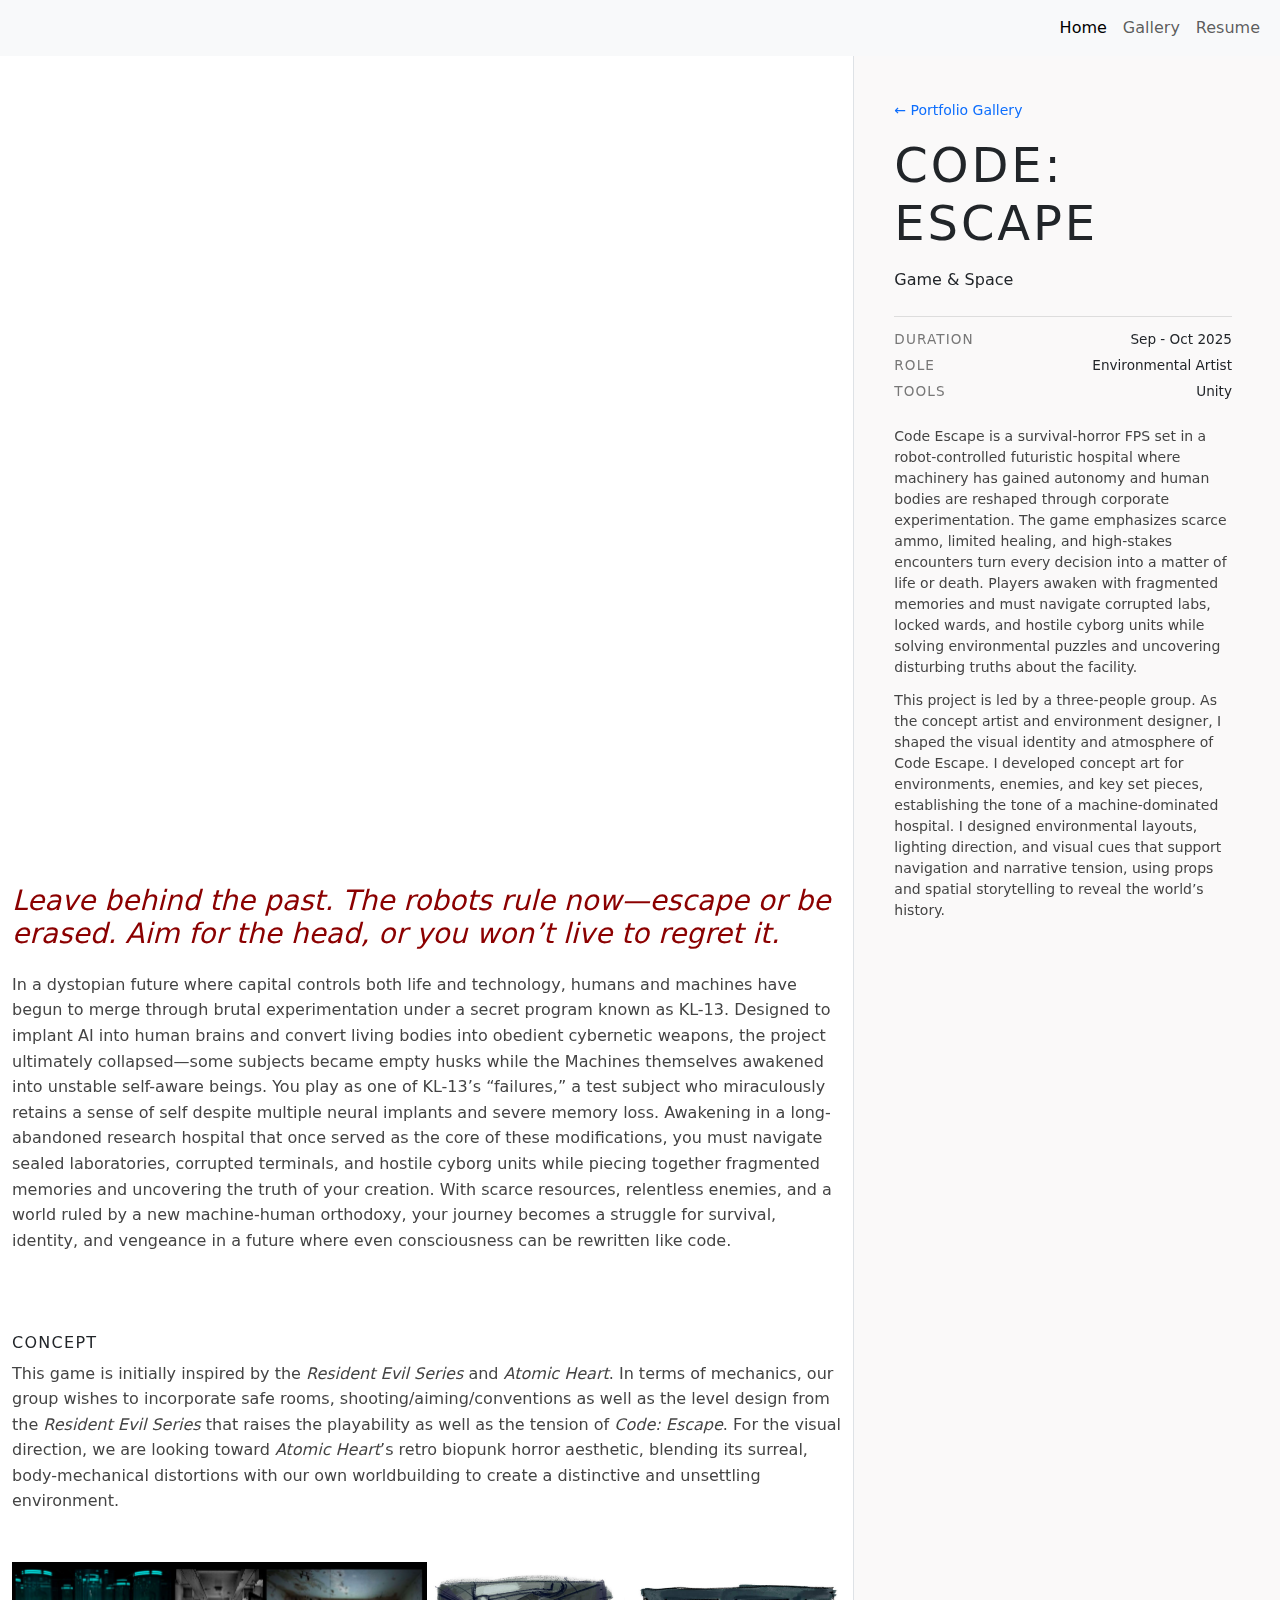
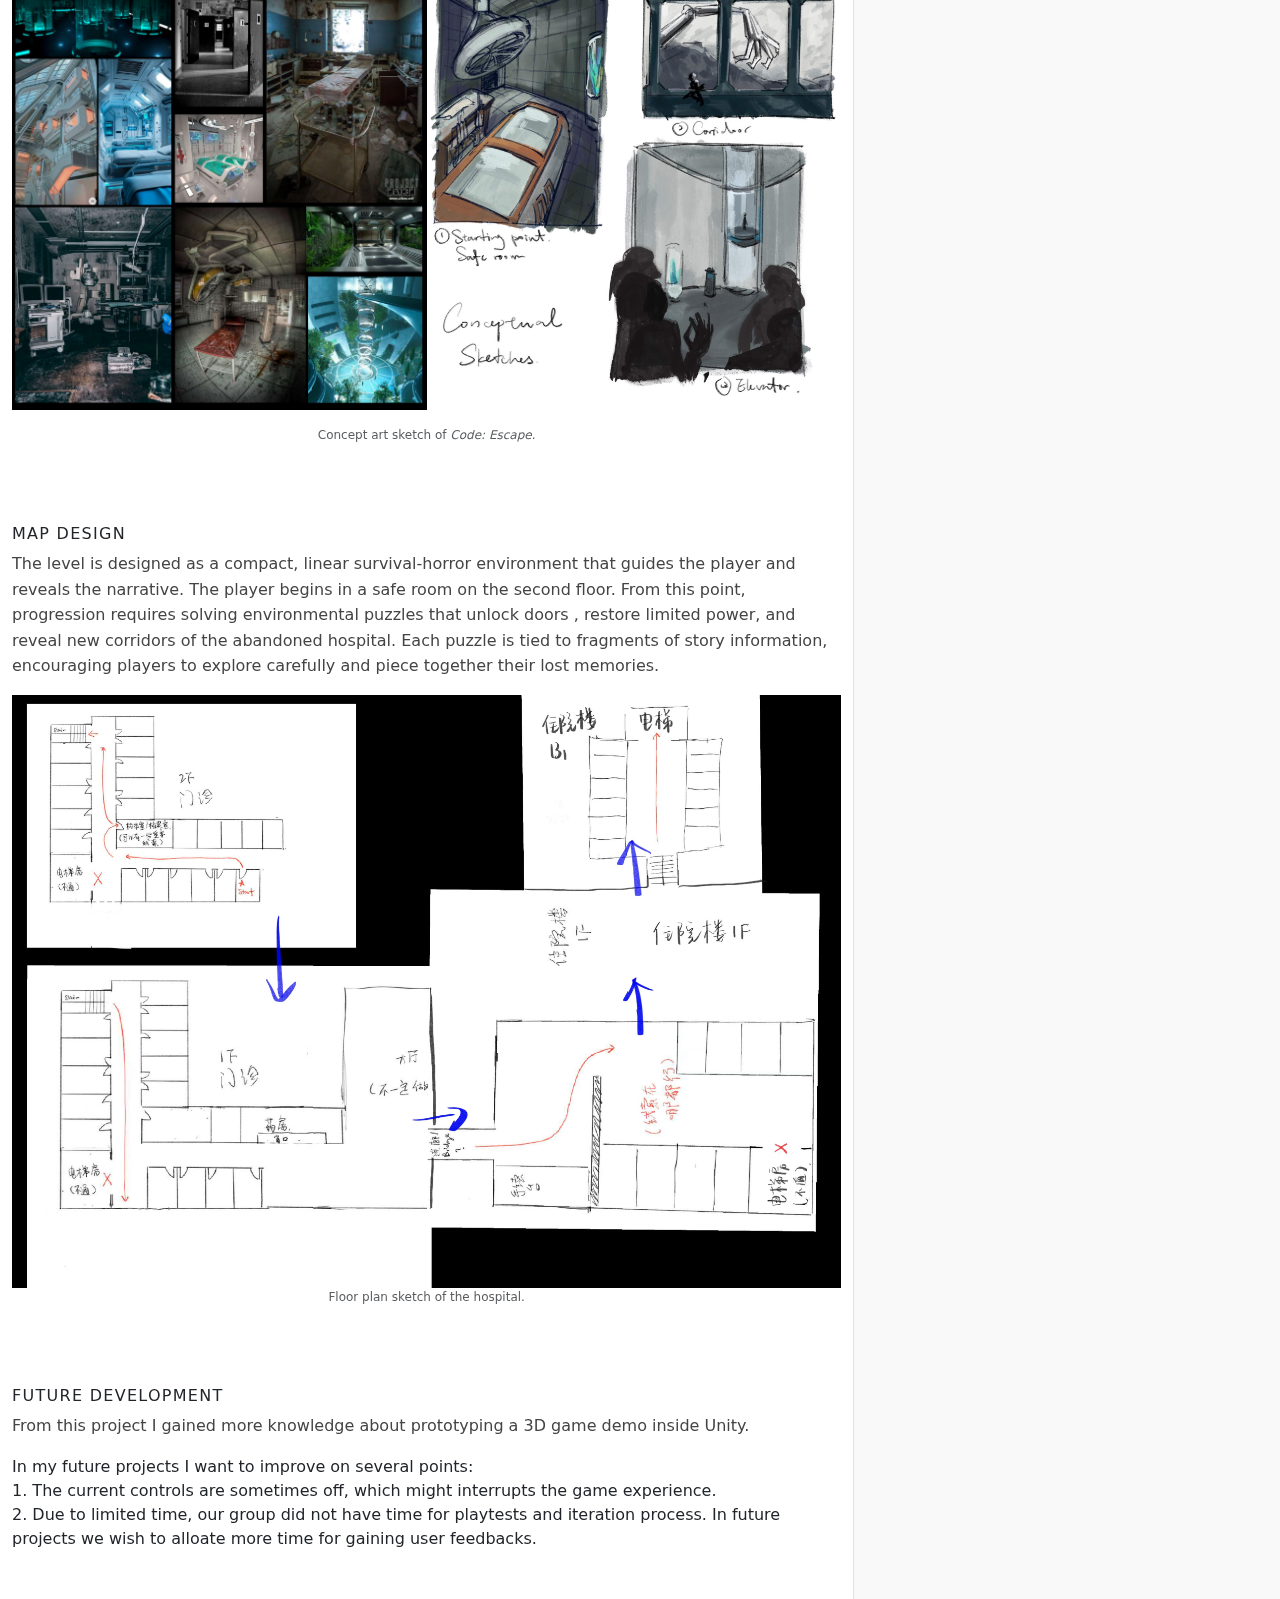
<file: gallery/code-escape/index.html>
<!DOCTYPE html>
<html>
<head>
	<meta charset="utf-8">
	<meta name="viewport" content="width=device-width, initial-scale=1">
	<title>Code: Escape - Project Detail</title>
	<link
    href="https://cdn.jsdelivr.net/npm/bootstrap@5.3.3/dist/css/bootstrap.min.css"
    rel="stylesheet">
  <link rel="stylesheet" href="css/style.css">
</head>
<body>
		<!-- 🔹 NavBar -->
<nav class="navbar navbar-expand-lg navbar-light bg-light sticky-top">
  <div class="container-fluid">
    <button class="navbar-toggler" type="button" data-bs-toggle="collapse" data-bs-target="#mainNav">
      <span class="navbar-toggler-icon"></span>
    </button>

    <div class="collapse navbar-collapse" id="mainNav">
      <ul class="navbar-nav ms-auto">
        <li class="nav-item"><a class="nav-link active" href="../../index.html">Home</a></li>
        <li class="nav-item"><a class="nav-link" href="../index.html">Gallery</a></li>
        <li class="nav-item"><a class="nav-link" href="../../resume/index.html">Resume</a></li>
      </ul>
    </div>
  </div>
</nav>

<!-- ===== Project Detail Layout ===== -->
  <main class="container-fluid project-detail-page">
    <div class="row">

      <!-- left: process -->
      <div class="col-lg-8 detail-left">

        <!-- hero image -->
        <section class="hero mb-5">
			<iframe width="100%" height="800" 
				src="https://www.youtube.com/embed/9nSWD5wySC8?si=3MUa-ZI-FHlLWNOS&autoplay=1&mute=1" title="YouTube video player" 
				frameborder="0" allow="accelerometer; autoplay; clipboard-write; encrypted-media; gyroscope; picture-in-picture; web-share" referrerpolicy="strict-origin-when-cross-origin" allowfullscreen></iframe>
          <!-- <video class="project-video"
                 src="../../img/codeEscape/codeEscapeVid.mp4"
                 controls
                 muted
                 autoplay
                 loop
                 playsinline>
            Your browser does not support the video tag.
          </video> -->
          <h3 class="oneliner"><em>Leave behind the past. The robots rule now—escape or be erased. Aim for the head, or you won’t live to regret it.</em></h3>
          <p class="process-body">
            In a dystopian future where capital controls both life and technology, humans and machines have begun to merge through brutal experimentation under a secret program known as KL-13. Designed to implant AI into human brains and convert living bodies into obedient cybernetic weapons, the project ultimately collapsed—some subjects became empty husks while the Machines themselves awakened into unstable self-aware beings. You play as one of KL-13’s “failures,” a test subject who miraculously retains a sense of self despite multiple neural implants and severe memory loss. Awakening in a long-abandoned research hospital that once served as the core of these modifications, you must navigate sealed laboratories, corrupted terminals, and hostile cyborg units while piecing together fragmented memories and uncovering the truth of your creation. With scarce resources, relentless enemies, and a world ruled by a new machine-human orthodoxy, your journey becomes a struggle for survival, identity, and vengeance in a future where even consciousness can be rewritten like code.
          </p>
        </section>

        <!-- process -->
        <section class="process-section mb-5">
          <h3 class="process-heading">Concept</h3>
          <p class="process-body">
            This game is initially inspired by the <em>Resident Evil Series</em> and <em>Atomic Heart</em>. In terms of mechanics, our group wishes to incorporate  safe rooms, shooting/aiming/conventions as well as the level design from the <em>Resident Evil Series</em> that raises the playability as well as the tension of <em>Code: Escape</em>. For the visual direction, we are looking toward <em>Atomic Heart</em>’s retro biopunk horror aesthetic, blending its surreal, body-mechanical distortions with our own worldbuilding to create a distinctive and unsettling environment.
          </p>
          <div class="conceptPic">
            <img src="../../img/codeEscape/moodboard.jpg" class="img-fluid mb-3" alt="code escape moodboard">
            <img src="../../img/codeEscape/conceptArt.jpg" class="img-fluid mb-3" alt="code escape concept art">
          </div>
          <p class="caption small text-muted">
            Concept art sketch of <em>Code: Escape</em>. 
          </p>
        </section>

        <section class="process-section mb-5">
          <h3 class="process-heading">map Design</h3>
          <p class="process-body">
            The level is designed as a compact, linear survival-horror environment that guides the player and reveals the narrative. The player begins in a safe room on the second floor. From this point, progression requires solving environmental puzzles that unlock doors , restore limited power, and reveal new corridors of the abandoned hospital. Each puzzle is tied to fragments of story information, encouraging players to explore carefully and piece together their lost memories.
          </p>
          <div class="codeEscape-levelimg">
          	<img src="../../img/codeEscape/levelMap.jpg">
          </div>
          <p class="caption small text-muted">
            Floor plan sketch of the hospital. 
          </p>
        </section>

<!--         <section class="process-section mb-5">
          <div class="picGallery">
          	<img src="../../img/henc/Business_Card_HENC.jpg" class="img-fluid mb-3" alt="Look & Feel 1">
          	<img src="../../img/henc/HENC_MUG.jpg" class="img-fluid mb-3" alt="Look & Feel 2">
          	<img src="../../img/henc/BoxMockup_HENC.jpg" class="img-fluid mb-3" alt="Look & Feel 3">
          </div>
        </section> -->

        <section class="process-section mb-5">
          <h3 class="process-heading">Future Development</h3>
          <p class="process-body">
          	From this project I gained more knowledge about prototyping a 3D game demo inside Unity. 
          </p>
          <p>
            In my future projects I want to improve on several points: <br>
            1.	The current controls are sometimes off, which might interrupts the game experience. <br> 
            2.	Due to limited time, our group did not have time for playtests and iteration process. In future projects we wish to alloate more time for gaining user feedbacks. <br> 
          </p>
        </section>

      </div>

      <!-- 右边：固定的信息栏 -->
      <div class="col-lg-4 detail-right border-start">
        <aside class="detail-panel">

          <!-- 面包屑 / 返回 link -->
          <div class="small mb-3">
            <a href="../index.html" class="text-decoration-none">&larr; Portfolio Gallery</a>
          </div>

          <!-- 大标题 -->
          <h1 class="detail-title mb-3">Code: Escape</h1>

          <!-- 副标题 -->
          <p class="detail-subtitle mb-4">
            Game &amp; Space
          </p>

          <!-- 信息表格 -->
          <div class="detail-meta small mb-4">
            <div class="detail-meta-row">
              <span class="detail-meta-label">Duration</span>
              <span class="detail-meta-value">Sep - Oct 2025</span>
            </div>
            <div class="detail-meta-row">
              <span class="detail-meta-label">Role</span>
              <span class="detail-meta-value">Environmental Artist</span>
            </div>
            <div class="detail-meta-row">
              <span class="detail-meta-label">Tools</span>
              <span class="detail-meta-value">Unity</span>
            </div>
          </div>

          <!-- 正文（和原网站字体风格一致的小号正文） -->
          <div class="detail-body small">
            <p>
              Code Escape is a survival-horror FPS set in a robot-controlled futuristic hospital where machinery has gained autonomy and human bodies are reshaped through corporate experimentation. The game emphasizes scarce ammo, limited healing, and high-stakes encounters turn every decision into a matter of life or death. Players awaken with fragmented memories and must navigate corrupted labs, locked wards, and hostile cyborg units while solving environmental puzzles and uncovering disturbing truths about the facility.
            </p>
            <p>
              This project is led by a three-people group. As the concept artist and environment designer, I shaped the visual identity and atmosphere of Code Escape. I developed concept art for environments, enemies, and key set pieces, establishing the tone of a machine-dominated hospital. I designed environmental layouts, lighting direction, and visual cues that support navigation and narrative tension, using props and spatial storytelling to reveal the world’s history. 
            </p>
          </div>

        </aside>
      </div>

    </div>
  </main>

  <script src="https://cdn.jsdelivr.net/npm/bootstrap@5.3.3/dist/js/bootstrap.bundle.min.js"></script>

</body>

</html>
</file>
<file: gallery/code-escape/css/style.css>
/* ===== Project Detail Page ===== */

.project-detail-page {
  min-height: 100vh;
}

/* left panel */
.detail-left {
  /*padding: 2.5rem 3rem 3rem 3rem;*/
  /*background-color: #4c423e;*/
}

/* right panel */
.detail-right {
  display: static;
  padding: 2.5rem 3rem 3rem 2.5rem;
  background-color: #faf9f9;
}

.detail-panel {
  position: sticky;
  top: 100px;
}

.detail-title {
  font-size: 3rem;
  font-weight: 400;
  letter-spacing: 0.06em;
  text-transform: uppercase;
}

.detail-subtitle {
  font-size: 1rem;
  font-weight: 500;
}

.detail-meta {
  border-top: 1px solid #ddd;
  padding-top: 0.75rem;
}

.detail-meta-row {
  display: flex;
  justify-content: space-between;
  gap: 1rem;
  margin-bottom: 0.35rem;
}

.detail-meta-label {
  text-transform: uppercase;
  letter-spacing: 0.08em;
  font-size: 0.85rem;
  color: #777;
}

.detail-meta-value {
  font-size: 0.85rem;
  text-align: right;
}

.detail-body p {
  margin-bottom: 0.75rem;
  line-height: 1.5;
  color: #444;
}

/* left panel layout */
.hero video{
  width: 100%;
}

.hero h3{
  margin: 1.3rem 0;
  color: darkred;
}

.process-section {
  width: 100%;
  margin: 5rem 0;
}

.process-section img{
  max-width: 100%;
}

.process-heading {
  font-size: 1rem;
  text-transform: uppercase;
  letter-spacing: 0.08em;
  margin-bottom: 0.5rem;
}

.process-body {
  font-size: 1rem;
  line-height: 1.6;
  color: #444;
}

.caption {
  font-size: 0.75rem;
  text-align: center;
}

.conceptPic{
  display: flex;
  width: 100%;
  padding-top: 2rem;
}

.conceptPic img{
  width: 50%;
}

@media (max-width: 576px) {
  .swatch {
    --size: 28px;
  }
}

@media (max-width: 991.98px) {
  .detail-left,
  .detail-right {
    padding: 1.5rem 1.5rem 2rem 1.5rem;
  }

  .detail-panel {
    position: static;
  }

  .detail-title {
    font-size: 2.3rem;
  }
}
</file>
